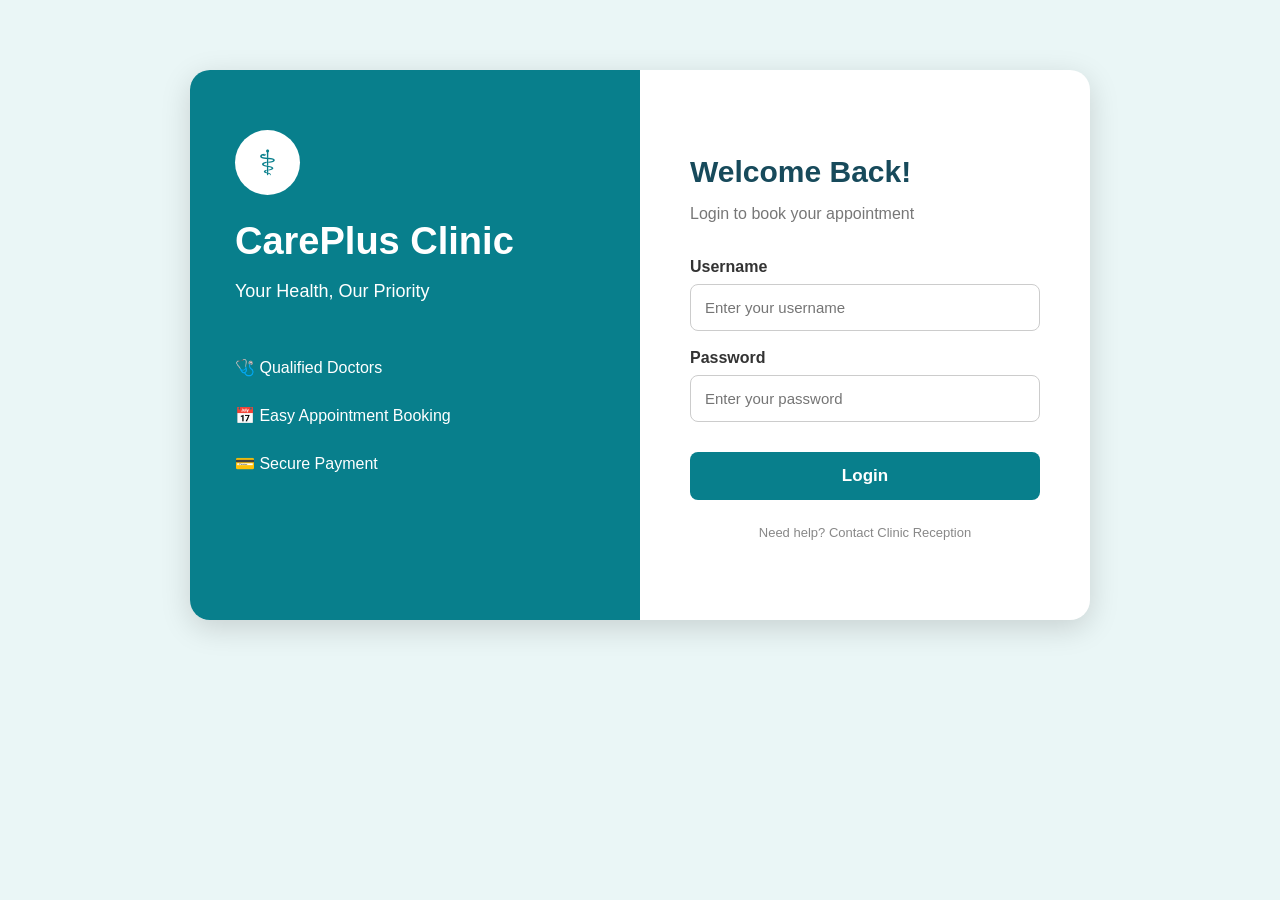
<file: index.html>
<!DOCTYPE html>
<html>
<head>
    <title>Clinic Appointment System</title>
    <link rel="stylesheet" href="style.css">
</head>

<body>

<div class="container">

    <div class="clinic-info">
        <div class="logo">⚕</div>

        <h1>CarePlus Clinic</h1>

        <p>Your Health, Our Priority</p>

        <div class="clinic-text">
            <p>🩺 Qualified Doctors</p>
            <p>📅 Easy Appointment Booking</p>
            <p>💳 Secure Payment</p>
        </div>
    </div>

    <div class="login-card">

        <h2>Welcome Back!</h2>
        <p class="subtitle">Login to book your appointment</p>

        <label>Username</label>
        <input type="text" placeholder="Enter your username">

        <label>Password</label>
        <input type="password" placeholder="Enter your password">

        <button onclick="login()">Login</button>

        <p class="bottom-text">
            Need help? Contact Clinic Reception
        </p>

    </div>

</div>

<script>
function login() {

    let username = document.querySelector("input[type='text']").value;
    let password = document.querySelector("input[type='password']").value;

    if (username === "" || password === "") {
        alert("Please enter username and password");
    } 
    else {
        window.location.href = "patient.html";
    }
}
</script>

</body>
</html>
</file>
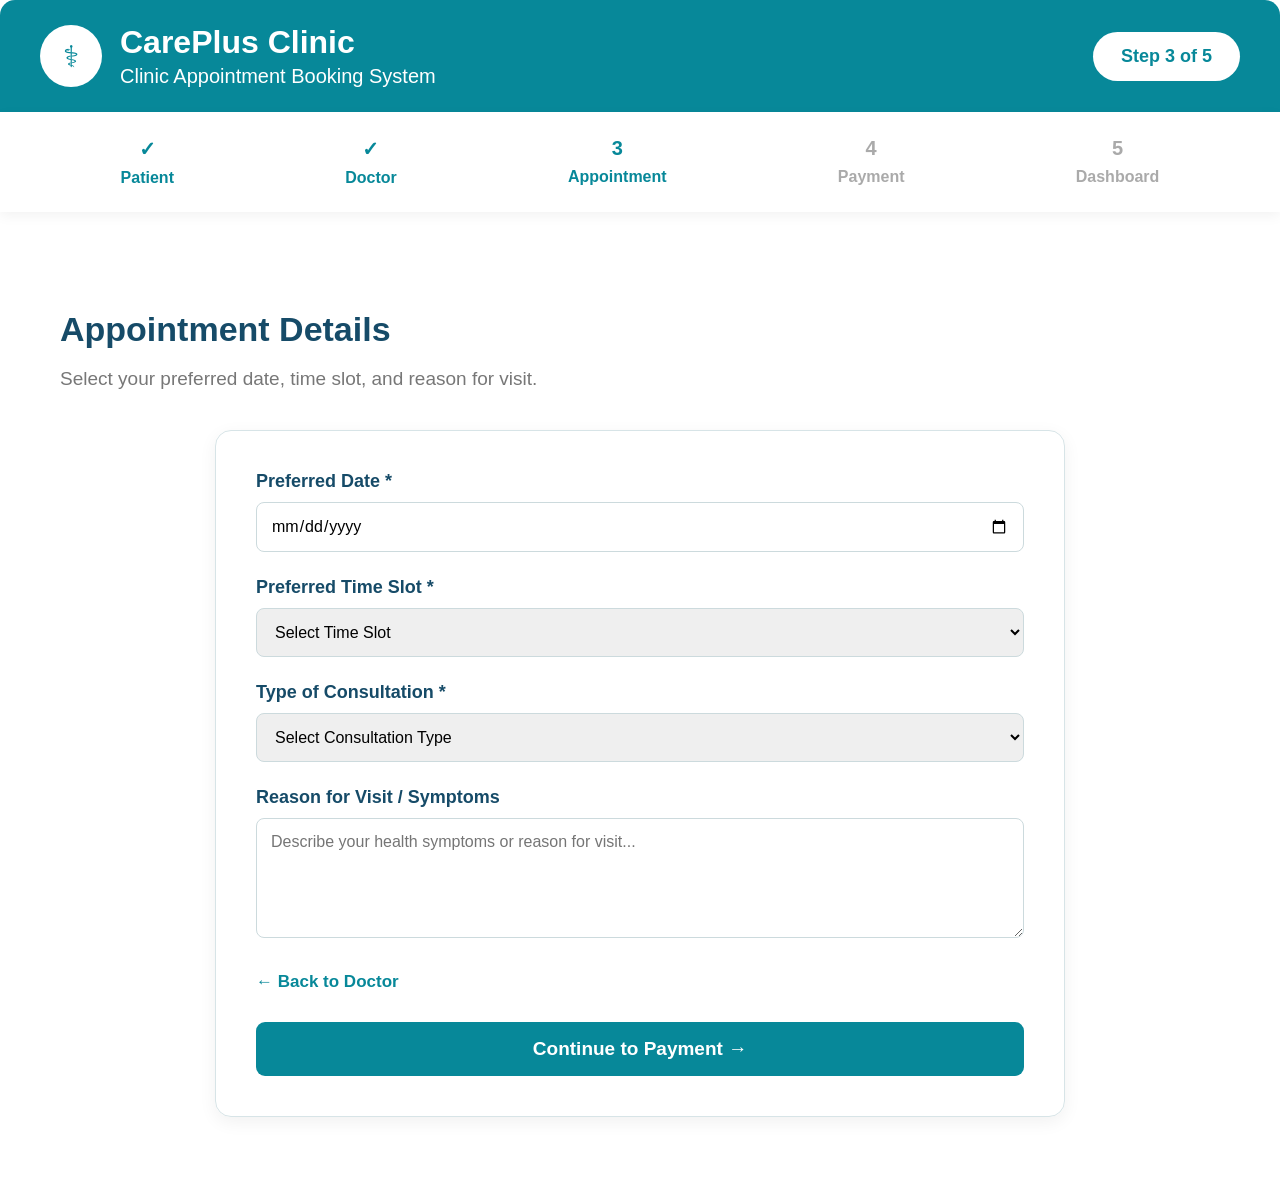
<file: appointment.html>
<!DOCTYPE html>
<html lang="en">
<head>
    <meta charset="UTF-8">
    <meta name="viewport" content="width=device-width, initial-scale=1.0">
    <title>Appointment Details - CarePlus Clinic</title>

    <link rel="stylesheet" href="dashboard.css">

    <style>
        body {
            margin: 0;
            font-family: Arial, sans-serif;
            background: #eef8f9;
            color: #164b68;
        }

        .container {
            max-width: 1400px;
            margin: 0 auto;
            background: white;
            min-height: 100vh;
        }

        /* HEADER */
        .header {
            background: #078899;
            color: white;
            padding: 24px 40px;
            display: flex;
            align-items: center;
            justify-content: space-between;
        }

        .logo-area {
            display: flex;
            align-items: center;
            gap: 18px;
        }

        .logo {
            width: 62px;
            height: 62px;
            border-radius: 50%;
            background: white;
            color: #078899;
            display: flex;
            align-items: center;
            justify-content: center;
            font-size: 30px;
        }

        .logo-text h1 {
            margin: 0;
            font-size: 32px;
        }

        .logo-text p {
            margin: 4px 0 0;
            font-size: 20px;
        }

        .step-badge {
            background: white;
            color: #078899;
            padding: 14px 28px;
            border-radius: 30px;
            font-size: 18px;
            font-weight: bold;
        }

        /* STEPS */
        .steps {
            display: flex;
            justify-content: space-around;
            padding: 25px 35px;
            background: #fff;
            box-shadow: 0 4px 12px rgba(0,0,0,0.05);
        }

        .step {
            text-align: center;
            color: #aaa;
            font-size: 16px;
            font-weight: bold;
        }

        .step-number {
            font-size: 20px;
            margin-bottom: 8px;
        }

        .step.active {
            color: #078899;
        }

        .step.completed {
            color: #078899;
        }

        /* CONTENT */
        .content {
            padding: 70px 60px;
        }

        .content h2 {
            font-size: 34px;
            margin-bottom: 10px;
            color: #164b68;
        }

        .subtitle {
            color: #777;
            font-size: 19px;
            margin-bottom: 40px;
        }

        .appointment-card {
            max-width: 850px;
            margin: auto;
            border: 1px solid #d7e4e7;
            border-radius: 16px;
            padding: 40px;
            box-shadow: 0 5px 18px rgba(0,0,0,0.06);
        }

        .form-group {
            margin-bottom: 25px;
        }

        label {
            display: block;
            font-size: 18px;
            font-weight: bold;
            margin-bottom: 10px;
            color: #164b68;
        }

        input,
        select,
        textarea {
            width: 100%;
            box-sizing: border-box;
            padding: 14px;
            border: 1px solid #ccdadd;
            border-radius: 8px;
            font-size: 16px;
            font-family: Arial, sans-serif;
        }

        textarea {
            min-height: 120px;
            resize: vertical;
        }

        input:focus,
        select:focus,
        textarea:focus {
            outline: none;
            border-color: #078899;
        }

        .back-link {
            display: inline-block;
            margin-top: 5px;
            color: #078899;
            font-size: 17px;
            text-decoration: none;
            font-weight: bold;
        }

        .back-link:hover {
            text-decoration: underline;
        }

        .continue-btn {
            width: 100%;
            margin-top: 30px;
            padding: 16px;
            border: none;
            border-radius: 9px;
            background: #078899;
            color: white;
            font-size: 19px;
            font-weight: bold;
            cursor: pointer;
        }

        .continue-btn:hover {
            background: #067684;
        }

        @media (max-width: 700px) {
            .header {
                padding: 20px;
            }

            .logo-text h1 {
                font-size: 24px;
            }

            .logo-text p {
                font-size: 15px;
            }

            .step-badge {
                padding: 10px 15px;
                font-size: 14px;
            }

            .content {
                padding: 40px 20px;
            }

            .appointment-card {
                padding: 25px;
            }

            .steps {
                padding: 20px 5px;
            }

            .step {
                font-size: 12px;
            }
        }
    </style>
</head>

<body>

<div class="container">

    <!-- HEADER -->
    <header class="header">

        <div class="logo-area">

            <div class="logo">
                ⚕
            </div>

            <div class="logo-text">
                <h1>CarePlus Clinic</h1>
                <p>Clinic Appointment Booking System</p>
            </div>

        </div>

        <div class="step-badge">
            Step 3 of 5
        </div>

    </header>


    <!-- PROGRESS STEPS -->
    <div class="steps">

        <div class="step completed">
            <div class="step-number">✓</div>
            <div>Patient</div>
        </div>

        <div class="step completed">
            <div class="step-number">✓</div>
            <div>Doctor</div>
        </div>

        <div class="step active">
            <div class="step-number">3</div>
            <div>Appointment</div>
        </div>

        <div class="step">
            <div class="step-number">4</div>
            <div>Payment</div>
        </div>

        <div class="step">
            <div class="step-number">5</div>
            <div>Dashboard</div>
        </div>

    </div>


    <!-- APPOINTMENT CONTENT -->
    <main class="content">

        <h2>Appointment Details</h2>

        <p class="subtitle">
            Select your preferred date, time slot, and reason for visit.
        </p>


        <div class="appointment-card">

            <form action="payment.html" method="GET">

                <div class="form-group">
                    <label for="date">
                        Preferred Date *
                    </label>

                    <input
                        type="date"
                        id="date"
                        name="date"
                        required
                    >
                </div>


                <div class="form-group">
                    <label for="time">
                        Preferred Time Slot *
                    </label>

                    <select id="time" name="time" required>
                        <option value="">Select Time Slot</option>
                        <option value="09:00 AM">09:00 AM</option>
                        <option value="10:00 AM">10:00 AM</option>
                        <option value="11:00 AM">11:00 AM</option>
                        <option value="12:00 PM">12:00 PM</option>
                        <option value="02:00 PM">02:00 PM</option>
                        <option value="03:00 PM">03:00 PM</option>
                        <option value="04:00 PM">04:00 PM</option>
                        <option value="05:00 PM">05:00 PM</option>
                    </select>
                </div>


                <div class="form-group">
                    <label for="consultation">
                        Type of Consultation *
                    </label>

                    <select
                        id="consultation"
                        name="consultation"
                        required
                    >
                        <option value="">Select Consultation Type</option>
                        <option value="In-Person">In-Person</option>
                        <option value="Online">Online</option>
                    </select>
                </div>


                <div class="form-group">
                    <label for="reason">
                        Reason for Visit / Symptoms
                    </label>

                    <textarea
                        id="reason"
                        name="reason"
                        placeholder="Describe your health symptoms or reason for visit..."
                    ></textarea>
                </div>


                <!-- BACK TO DOCTOR -->
                <a href="doctor.html" class="back-link">
                    ← Back to Doctor
                </a>


                <button type="submit" class="continue-btn">
                    Continue to Payment →
                </button>

            </form>

        </div>

    </main>

</div>

</body>
</html>
</file>
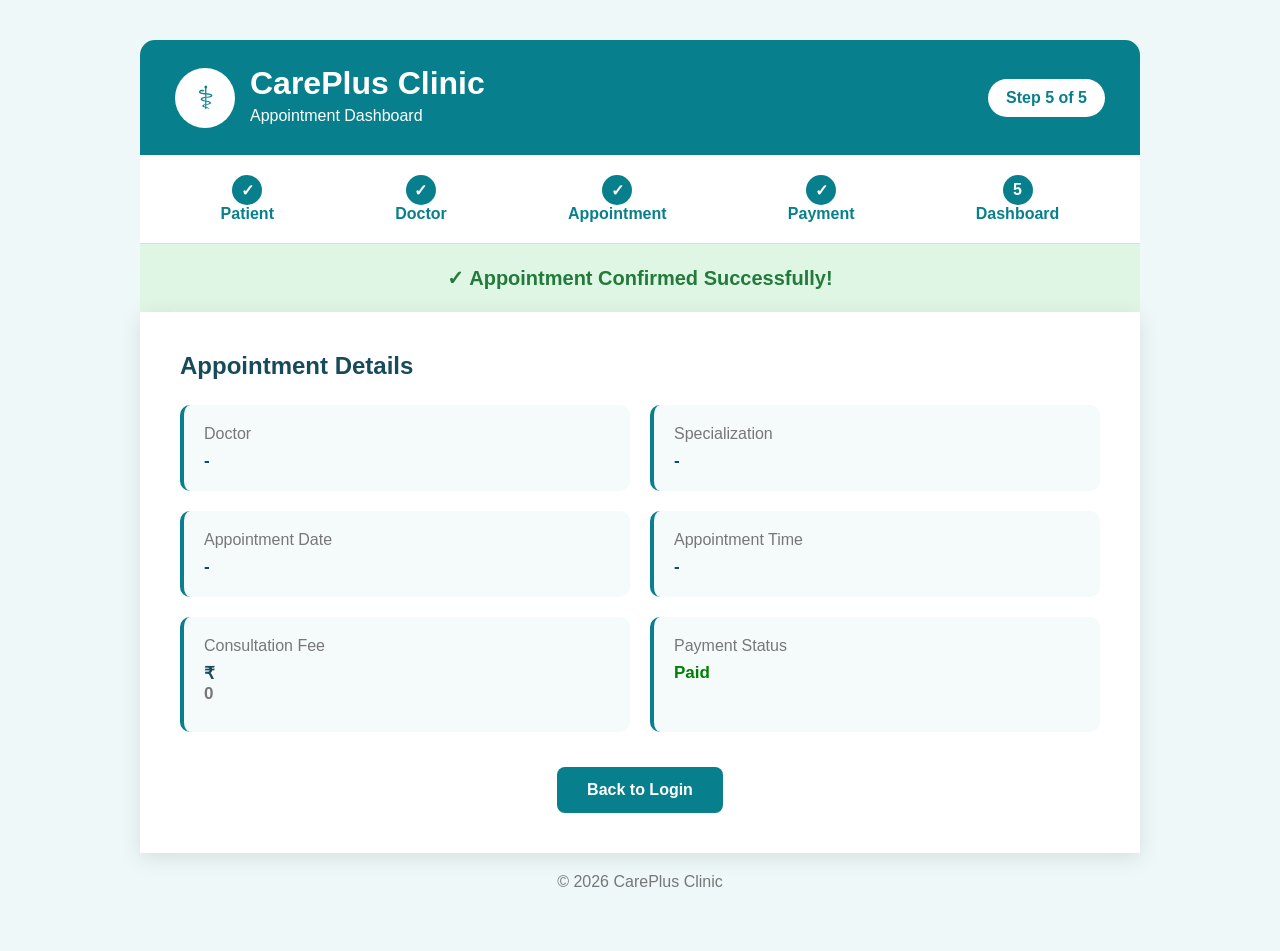
<file: dashboard.html>
<!DOCTYPE html>
<html lang="en">

<head>
    <meta charset="UTF-8">
    <meta name="viewport" content="width=device-width, initial-scale=1.0">

    <title>Dashboard - CarePlus Clinic</title>

    <style>

        * {
            box-sizing: border-box;
        }

        body {
            margin: 0;
            font-family: Arial, sans-serif;
            background: #eef8f8;
            color: #263238;
        }

        .page {
            width: 90%;
            max-width: 1000px;
            margin: 40px auto;
        }

        header {
            background: #087f8c;
            color: white;
            padding: 25px 35px;
            border-radius: 15px 15px 0 0;

            display: flex;
            justify-content: space-between;
            align-items: center;
        }

        .brand {
            display: flex;
            align-items: center;
            gap: 15px;
        }

        .logo {
            width: 60px;
            height: 60px;
            background: white;
            color: #087f8c;

            border-radius: 50%;

            display: flex;
            align-items: center;
            justify-content: center;

            font-size: 32px;
        }

        h1 {
            margin: 0;
        }

        .brand p {
            margin: 5px 0;
        }

        .step {
            background: white;
            color: #087f8c;

            padding: 10px 18px;

            border-radius: 20px;

            font-weight: bold;
        }

        /* PROGRESS */

        .progress {
            background: white;

            padding: 20px;

            display: flex;
            justify-content: space-around;

            border-bottom: 1px solid #ddd;
        }

        .progress-item {
            text-align: center;
            color: #aaa;
            font-weight: bold;
        }

        .progress-item span {
            display: block;

            width: 30px;
            height: 30px;

            margin: auto;

            border-radius: 50%;

            background: #ddd;

            padding-top: 6px;
        }

        .progress-item.completed,
        .progress-item.active {
            color: #087f8c;
        }

        .progress-item.completed span,
        .progress-item.active span {
            background: #087f8c;
            color: white;
        }

        /* SUCCESS */

        .success {
            background: #dff6e5;

            color: #237a3b;

            padding: 22px;

            text-align: center;

            font-size: 20px;

            font-weight: bold;
        }

        /* CARD */

        .card {
            background: white;

            padding: 40px;

            box-shadow: 0 5px 20px rgba(0,0,0,0.10);
        }

        .card h2 {
            color: #174a5b;

            margin-top: 0;
        }

        .details {
            display: grid;

            grid-template-columns: 1fr 1fr;

            gap: 20px;

            margin-top: 25px;
        }

        .detail-box {
            background: #f5fafb;

            padding: 20px;

            border-radius: 10px;

            border-left: 4px solid #087f8c;
        }

        .detail-box span {
            display: block;

            color: #777;

            margin-bottom: 8px;
        }

        .detail-box strong {
            color: #174a5b;

            font-size: 17px;
        }

        .paid {
            color: green !important;
        }

        /* BUTTON */

        .actions {
            text-align: center;

            margin-top: 35px;
        }

        button {
            padding: 14px 30px;

            background: #087f8c;

            color: white;

            border: none;

            border-radius: 8px;

            font-size: 16px;

            font-weight: bold;

            cursor: pointer;
        }

        button:hover {
            background: #05636d;
        }

        footer {
            text-align: center;

            padding: 20px;

            color: #777;
        }

        @media(max-width:700px) {

            .details {
                grid-template-columns: 1fr;
            }

            header {
                flex-direction: column;
                gap: 15px;
            }

        }

    </style>

</head>


<body>

<div class="page">


    <!-- HEADER -->

    <header>

        <div class="brand">

            <div class="logo">
                ⚕
            </div>

            <div>

                <h1>CarePlus Clinic</h1>

                <p>Appointment Dashboard</p>

            </div>

        </div>


        <div class="step">
            Step 5 of 5
        </div>

    </header>



    <!-- PROGRESS -->

    <div class="progress">

        <div class="progress-item completed">
            <span>✓</span>
            Patient
        </div>

        <div class="progress-item completed">
            <span>✓</span>
            Doctor
        </div>

        <div class="progress-item completed">
            <span>✓</span>
            Appointment
        </div>

        <div class="progress-item completed">
            <span>✓</span>
            Payment
        </div>

        <div class="progress-item active">
            <span>5</span>
            Dashboard
        </div>

    </div>



    <!-- SUCCESS MESSAGE -->

    <div class="success">

        ✓ Appointment Confirmed Successfully!

    </div>



    <!-- DASHBOARD -->

    <main class="card">

        <h2>
            Appointment Details
        </h2>


        <div class="details">


            <div class="detail-box">

                <span>Doctor</span>

                <strong id="doctor">
                    -
                </strong>

            </div>


            <div class="detail-box">

                <span>Specialization</span>

                <strong id="specialization">
                    -
                </strong>

            </div>


            <div class="detail-box">

                <span>Appointment Date</span>

                <strong id="date">
                    -
                </strong>

            </div>


            <div class="detail-box">

                <span>Appointment Time</span>

                <strong id="time">
                    -
                </strong>

            </div>


            <div class="detail-box">

                <span>Consultation Fee</span>

                <strong>
                    ₹<span id="fee">0</span>
                </strong>

            </div>


            <div class="detail-box">

                <span>Payment Status</span>

                <strong class="paid" id="status">
                    Paid
                </strong>

            </div>


        </div>


        <!-- BACK TO LOGIN -->

        <div class="actions">

            <button onclick="goToLogin()">
                Back to Login
            </button>

        </div>

    </main>



    <footer>

        © 2026 CarePlus Clinic

    </footer>


</div>



<script>

    // GET SAVED DETAILS

    document.getElementById("doctor").innerText =
        localStorage.getItem("doctorName") || "-";


    document.getElementById("specialization").innerText =
        localStorage.getItem("specialization") || "-";


    document.getElementById("date").innerText =
        localStorage.getItem("appointmentDate") || "-";


    document.getElementById("time").innerText =
        localStorage.getItem("appointmentTime") || "-";


    document.getElementById("fee").innerText =
        localStorage.getItem("fee") || "0";


    document.getElementById("status").innerText =
        localStorage.getItem("paymentStatus") || "Paid";



    // BACK TO LOGIN

    function goToLogin() {
    window.location.href = "./index.html";
}
    

</script>


</body>

</html>
</file>
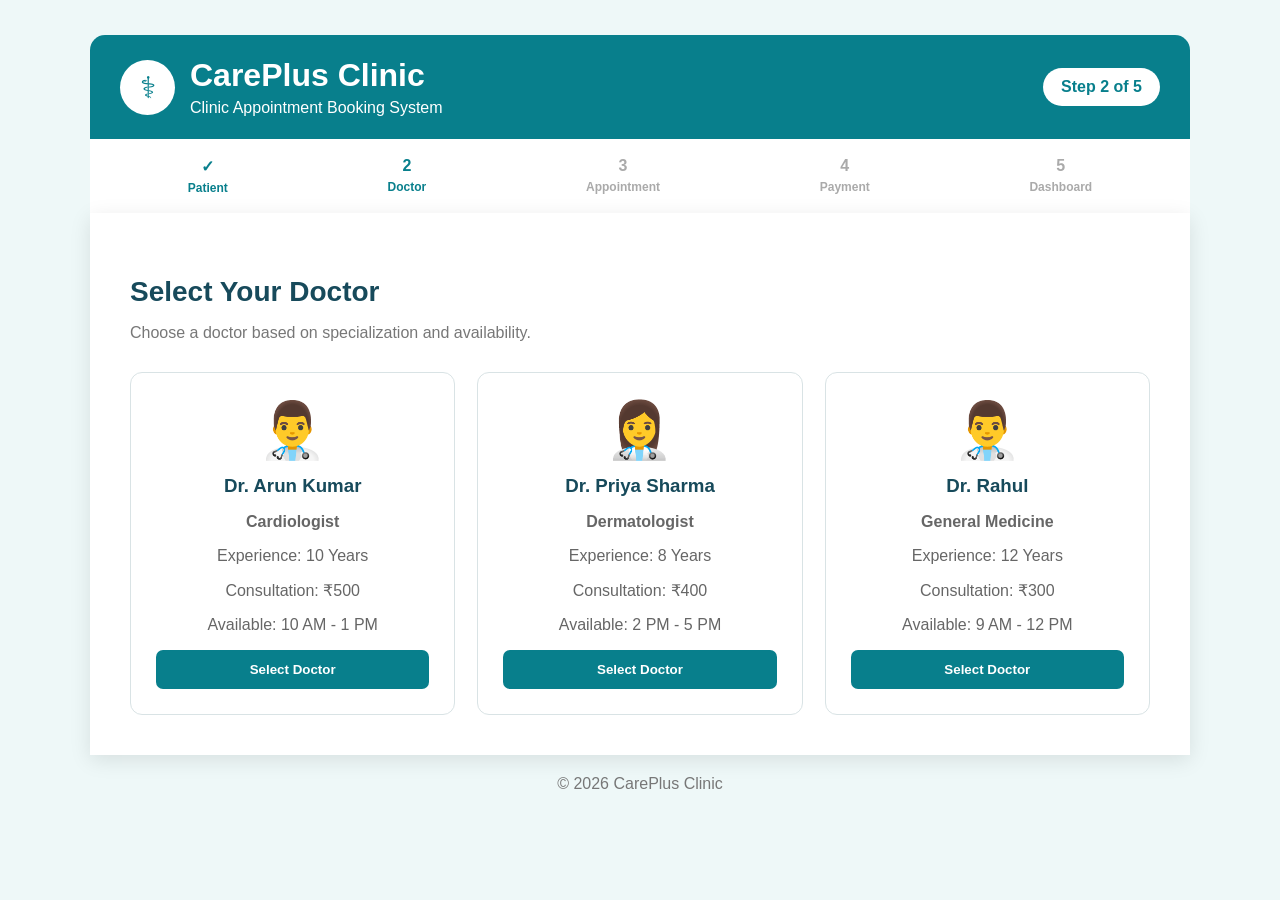
<file: doctor.html>
<!DOCTYPE html>
<html>
<head>
    <title>Doctor Selection - CarePlus Clinic</title>
    <link rel="stylesheet" href="doctor.css">
</head>

<body>

<div class="page">

    <header>
        <div class="brand">
            <div class="logo">⚕</div>
            <div>
                <h1>CarePlus Clinic</h1>
                <p>Clinic Appointment Booking System</p>
            </div>
        </div>

        <div class="step">Step 2 of 5</div>
    </header>

    <div class="progress">
        <div class="done">✓<span>Patient</span></div>
        <div class="active">2<span>Doctor</span></div>
        <div>3<span>Appointment</span></div>
        <div>4<span>Payment</span></div>
        <div>5<span>Dashboard</span></div>
    </div>

    <main class="card">

        <h2>Select Your Doctor</h2>
        <p class="description">
            Choose a doctor based on specialization and availability.
        </p>

        <div class="doctors">

            <div class="doctor-card">
                <div class="doctor-icon">👨‍⚕️</div>
                <h3>Dr. Arun Kumar</h3>
                <p class="specialization">Cardiologist</p>
                <p>Experience: 10 Years</p>
                <p>Consultation: ₹500</p>
                <p>Available: 10 AM - 1 PM</p>

                <button onclick="selectDoctor('Dr. Arun Kumar','Cardiologist',500)">
                    Select Doctor
                </button>
            </div>

            <div class="doctor-card">
                <div class="doctor-icon">👩‍⚕️</div>
                <h3>Dr. Priya Sharma</h3>
                <p class="specialization">Dermatologist</p>
                <p>Experience: 8 Years</p>
                <p>Consultation: ₹400</p>
                <p>Available: 2 PM - 5 PM</p>

                <button onclick="selectDoctor('Dr. Priya Sharma','Dermatologist',400)">
                    Select Doctor
                </button>
            </div>

            <div class="doctor-card">
                <div class="doctor-icon">👨‍⚕️</div>
                <h3>Dr. Rahul</h3>
                <p class="specialization">General Medicine</p>
                <p>Experience: 12 Years</p>
                <p>Consultation: ₹300</p>
                <p>Available: 9 AM - 12 PM</p>

                <button onclick="selectDoctor('Dr. Rahul','General Medicine',300)">
                    Select Doctor
                </button>
            </div>

        </div>

    </main>

    <footer>
        © 2026 CarePlus Clinic
    </footer>

</div>

<script>
function selectDoctor(name, specialization, fee) {
    localStorage.setItem("doctorName", name);
    localStorage.setItem("specialization", specialization);
    localStorage.setItem("fee", fee);
    alert("Doctor selected successfully!");
    window.location.href = "appointment.html";
}
</script>

</body>
</html>
</file>
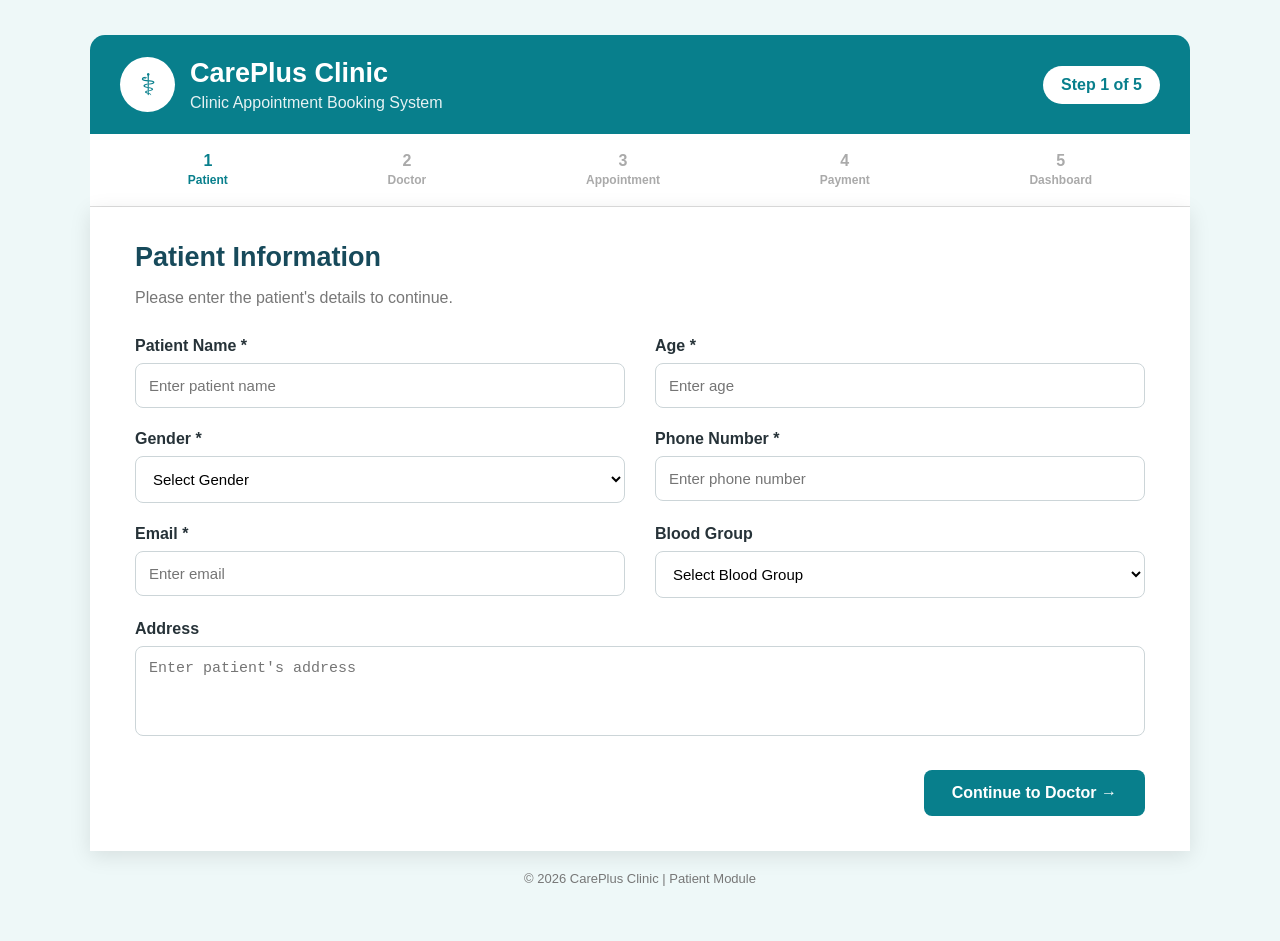
<file: patient.html>
<!DOCTYPE html>
<html>
<head>
    <title>Patient Details - CarePlus Clinic</title>
    <link rel="stylesheet" href="patient.css">
</head>

<body>

<div class="page">

    <!-- Header -->
    <header>
        <div class="brand">
            <div class="logo">⚕</div>
            <div>
                <h1>CarePlus Clinic</h1>
                <p>Clinic Appointment Booking System</p>
            </div>
        </div>

        <div class="step">
            Step 1 of 5
        </div>
    </header>

    <!-- Progress -->
    <div class="progress">
        <div class="active">1<br><span>Patient</span></div>
        <div>2<br><span>Doctor</span></div>
        <div>3<br><span>Appointment</span></div>
        <div>4<br><span>Payment</span></div>
        <div>5<br><span>Dashboard</span></div>
    </div>

    <!-- Form Card -->
    <main class="card">

        <h2>Patient Information</h2>

        <p class="description">
            Please enter the patient's details to continue.
        </p>

        <div class="form-grid">

            <div class="field">
                <label>Patient Name *</label>
                <input type="text" id="name" placeholder="Enter patient name">
            </div>

            <div class="field">
                <label>Age *</label>
                <input type="number" id="age" placeholder="Enter age">
            </div>

            <div class="field">
                <label>Gender *</label>
                <select id="gender">
                    <option value="">Select Gender</option>
                    <option>Female</option>
                    <option>Male</option>
                    <option>Other</option>
                </select>
            </div>

            <div class="field">
                <label>Phone Number *</label>
                <input type="tel" id="phone" placeholder="Enter phone number">
            </div>

            <div class="field">
                <label>Email *</label>
                <input type="email" id="email" placeholder="Enter email">
            </div>

            <div class="field">
                <label>Blood Group</label>
                <select id="blood">
                    <option value="">Select Blood Group</option>
                    <option>A+</option>
                    <option>A-</option>
                    <option>B+</option>
                    <option>B-</option>
                    <option>O+</option>
                    <option>O-</option>
                    <option>AB+</option>
                    <option>AB-</option>
                </select>
            </div>

        </div>

        <div class="field address">
            <label>Address</label>
            <textarea id="address" placeholder="Enter patient's address"></textarea>
        </div>

        <div class="actions">
            <button class="next-btn" onclick="savePatient()">
                Continue to Doctor →
            </button>
        </div>

    </main>

    <footer>
        © 2026 CarePlus Clinic | Patient Module
    </footer>

</div>

<script>
function savePatient() {
    const name = document.getElementById("name").value;
    const age = document.getElementById("age").value;
    const gender = document.getElementById("gender").value;
    const phone = document.getElementById("phone").value;
    const email = document.getElementById("email").value;
    const blood = document.getElementById("blood").value;
    const address = document.getElementById("address").value;
    if (!name || !age || !gender || !phone || !email) {
        alert("Please fill all required fields.");
        return;
    }
    localStorage.setItem("patientName", name);
    localStorage.setItem("patientAge", age);
    localStorage.setItem("patientGender", gender);
    localStorage.setItem("patientPhone", phone);
    localStorage.setItem("patientEmail", email);
    localStorage.setItem("patientBlood", blood);
    localStorage.setItem("patientAddress", address);
    alert("Patient details saved successfully!");
    window.location.href = "doctor.html";
}
</script>

</body>
</html>
</file>
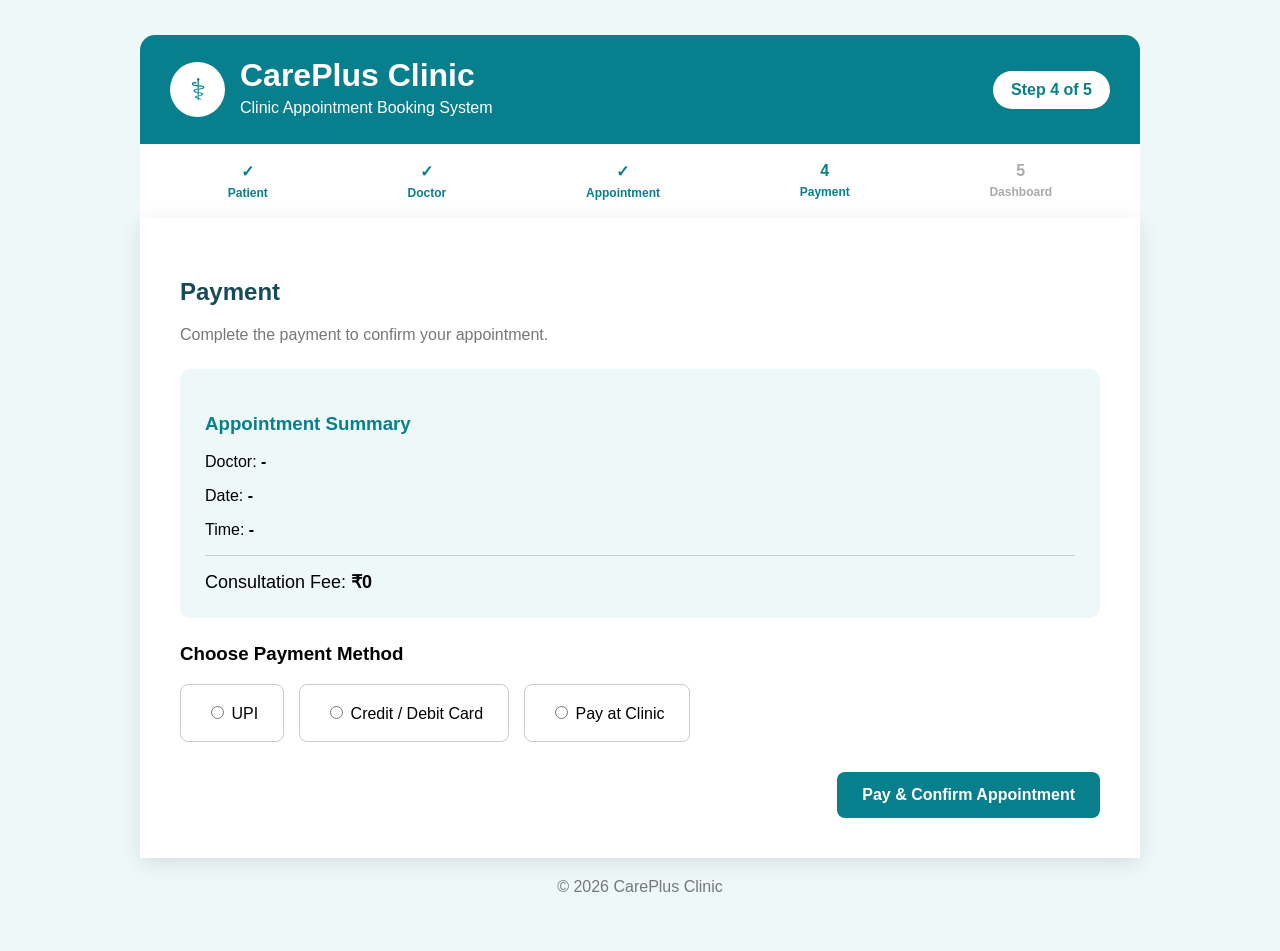
<file: payment.html>
<!DOCTYPE html>
<html>
<head>
    <title>Payment - CarePlus Clinic</title>
    <link rel="stylesheet" href="payment.css">
</head>

<body>

<div class="page">

<header>
    <div class="brand">
        <div class="logo">⚕</div>
        <div>
            <h1>CarePlus Clinic</h1>
            <p>Clinic Appointment Booking System</p>
        </div>
    </div>

    <div class="step">Step 4 of 5</div>
</header>

<div class="progress">
    <div class="done">✓<span>Patient</span></div>
    <div class="done">✓<span>Doctor</span></div>
    <div class="done">✓<span>Appointment</span></div>
    <div class="active">4<span>Payment</span></div>
    <div>5<span>Dashboard</span></div>
</div>

<main class="card">

    <h2>Payment</h2>

    <p class="description">
        Complete the payment to confirm your appointment.
    </p>

    <div class="summary">

        <h3>Appointment Summary</h3>

        <p>
            Doctor:
            <strong id="doctor"></strong>
        </p>

        <p>
            Date:
            <strong id="date"></strong>
        </p>

        <p>
            Time:
            <strong id="time"></strong>
        </p>

        <div class="amount">
            Consultation Fee:
            <strong>₹<span id="fee"></span></strong>
        </div>

    </div>

    <h3>Choose Payment Method</h3>

    <div class="payment-methods">

        <label>
            <input type="radio" name="payment" value="UPI">
            UPI
        </label>

        <label>
            <input type="radio" name="payment" value="Card">
            Credit / Debit Card
        </label>

        <label>
            <input type="radio" name="payment" value="Cash">
            Pay at Clinic
        </label>

    </div>

    <div class="actions">
        <button onclick="makePayment()">
            Pay & Confirm Appointment
        </button>
    </div>

</main>

<footer>
    © 2026 CarePlus Clinic
</footer>

</div>

<script>
document.getElementById("doctor").innerText = localStorage.getItem("doctorName") || "-";
document.getElementById("date").innerText = localStorage.getItem("appointmentDate") || "-";
document.getElementById("time").innerText = localStorage.getItem("appointmentTime") || "-";
document.getElementById("fee").innerText = localStorage.getItem("fee") || "0";

function makePayment() {
    const payment = document.querySelector('input[name="payment"]:checked');
    if (!payment) {
        alert("Please select a payment method.");
        return;
    }
    localStorage.setItem("paymentMethod", payment.value);
    localStorage.setItem("paymentStatus", "Paid");
    alert("Payment successful! Appointment confirmed.");
    window.location.href = "dashboard.html";
}
</script>

</body>
</html>
</file>
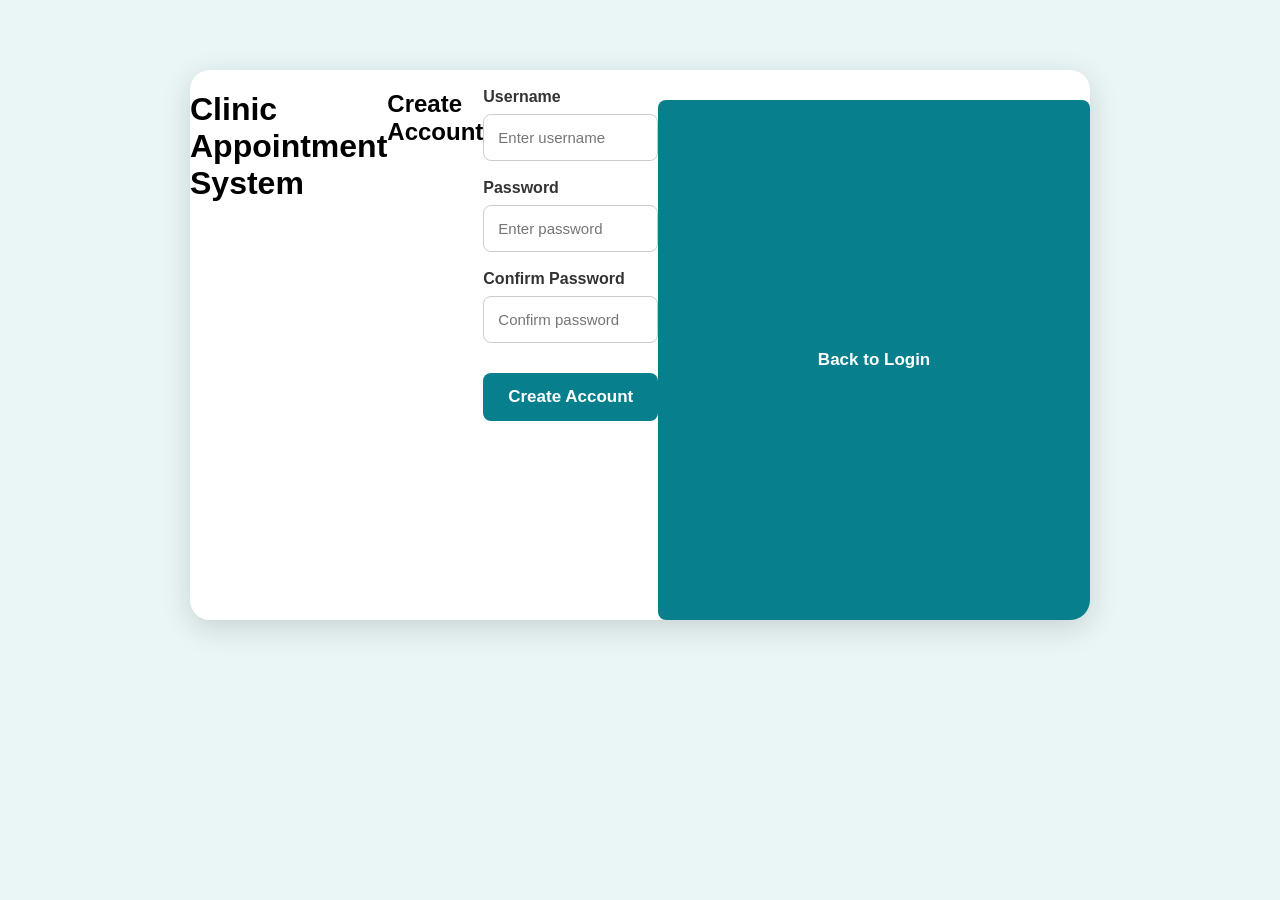
<file: register.html>
<!DOCTYPE html>
<html>

<head>
    <title>Create Account</title>
    <link rel="stylesheet" href="style.css">
</head>

<body>

    <div class="container">

        <h1>Clinic Appointment System</h1>

        <h2>Create Account</h2>

        <form>

            <label>Username</label>
            <input type="text" placeholder="Enter username">

            <label>Password</label>
            <input type="password" placeholder="Enter password">

            <label>Confirm Password</label>
            <input type="password" placeholder="Confirm password">

            <button type="button" onclick="location.href='login.html'">
                Create Account
            </button>

        </form>

        <br>

        <button type="button" onclick="location.href='login.html'">
            Back to Login
        </button>

    </div>

</body>

</html>
</file>
<file: style.css>
* {
    box-sizing: border-box;
}

body {
    margin: 0;
    font-family: Arial, sans-serif;
    background: #eaf6f6;
}

.container {
    width: 900px;
    min-height: 550px;
    margin: 70px auto;
    display: flex;
    background: white;
    border-radius: 20px;
    overflow: hidden;
    box-shadow: 0 8px 30px rgba(0,0,0,0.15);
}

/* Left side */

.clinic-info {
    width: 50%;
    background: #087f8c;
    color: white;
    padding: 60px 45px;
}

.logo {
    width: 65px;
    height: 65px;
    background: white;
    color: #087f8c;
    border-radius: 50%;
    display: flex;
    align-items: center;
    justify-content: center;
    font-size: 35px;
    margin-bottom: 25px;
}

.clinic-info h1 {
    font-size: 38px;
    margin-bottom: 10px;
}

.clinic-info > p {
    font-size: 18px;
}

.clinic-text {
    margin-top: 50px;
    line-height: 2;
    font-size: 16px;
}

/* Login side */

.login-card {
    width: 50%;
    padding: 60px 50px;
}

.login-card h2 {
    font-size: 30px;
    color: #174a5b;
    margin-bottom: 8px;
}

.subtitle {
    color: #777;
    margin-bottom: 35px;
}

label {
    display: block;
    margin-top: 18px;
    margin-bottom: 8px;
    color: #333;
    font-weight: bold;
}

input {
    width: 100%;
    padding: 14px;
    border: 1px solid #ccc;
    border-radius: 8px;
    font-size: 15px;
}

input:focus {
    outline: none;
    border-color: #087f8c;
}

button {
    width: 100%;
    padding: 14px;
    margin-top: 30px;
    border: none;
    border-radius: 8px;
    background: #087f8c;
    color: white;
    font-size: 17px;
    font-weight: bold;
    cursor: pointer;
}

button:hover {
    background: #05636d;
}

.bottom-text {
    text-align: center;
    margin-top: 25px;
    color: #888;
    font-size: 13px;
}
</file>
<file: dashboard.css>
* {
    box-sizing: border-box;
}

body {
    margin: 0;
    font-family: Arial, sans-serif;
    background: #eef8f8;
}

.page {
    width: 90%;
    max-width: 1000px;
    margin: 50px auto;
}

header {
    background: #087f8c;
    color: white;
    padding: 25px 35px;
    border-radius: 15px 15px 0 0;
}

.brand {
    display: flex;
    align-items: center;
    gap: 15px;
}

.logo {
    width: 60px;
    height: 60px;
    border-radius: 50%;
    background: white;
    color: #087f8c;
    display: flex;
    align-items: center;
    justify-content: center;
    font-size: 32px;
}

.brand h1 {
    margin: 0;
}

.brand p {
    margin: 5px 0;
}

.success {
    background: #dff6e5;
    color: #237a3b;
    padding: 20px;
    text-align: center;
    font-size: 18px;
    font-weight: bold;
}

.card {
    background: white;
    padding: 40px;
    box-shadow: 0 5px 20px rgba(0,0,0,.1);
}

.card h2 {
    color: #174a5b;
    margin-bottom: 30px;
}

.details {
    display: grid;
    grid-template-columns: 1fr 1fr;
    gap: 20px;
}

.details div {
    background: #f5fafb;
    padding: 20px;
    border-radius: 8px;
}

.details span {
    display: block;
    color: #777;
    margin-bottom: 8px;
}

.details strong {
    color: #174a5b;
    font-size: 17px;
}

.paid {
    color: #218838 !important;
}

.actions {
    text-align: center;
    margin-top: 35px;
}

button {
    padding: 14px 30px;
    border: none;
    border-radius: 8px;
    background: #087f8c;
    color: white;
    font-weight: bold;
    font-size: 16px;
    cursor: pointer;
}

footer {
    text-align: center;
    padding: 20px;
    color: #777;
}
</file>
<file: doctor.css>
* {
    box-sizing: border-box;
}

body {
    margin: 0;
    font-family: Arial, sans-serif;
    background: #eef8f8;
    color: #263238;
}

.page {
    width: 90%;
    max-width: 1100px;
    margin: 35px auto;
}

header {
    background: #087f8c;
    color: white;
    padding: 22px 30px;
    border-radius: 15px 15px 0 0;
    display: flex;
    justify-content: space-between;
    align-items: center;
}

.brand {
    display: flex;
    align-items: center;
    gap: 15px;
}

.logo {
    width: 55px;
    height: 55px;
    border-radius: 50%;
    background: white;
    color: #087f8c;
    display: flex;
    align-items: center;
    justify-content: center;
    font-size: 30px;
}

.brand h1 {
    margin: 0;
}

.brand p {
    margin: 5px 0 0;
}

.step {
    background: white;
    color: #087f8c;
    padding: 10px 18px;
    border-radius: 20px;
    font-weight: bold;
}

.progress {
    background: white;
    display: flex;
    justify-content: space-around;
    padding: 18px;
}

.progress div {
    text-align: center;
    color: #aaa;
    font-weight: bold;
}

.progress span {
    display: block;
    font-size: 12px;
    margin-top: 5px;
}

.progress .active,
.progress .done {
    color: #087f8c;
}

.card {
    background: white;
    padding: 40px;
    box-shadow: 0 5px 20px rgba(0,0,0,.1);
}

.card h2 {
    color: #174a5b;
    font-size: 28px;
    margin-bottom: 5px;
}

.description {
    color: #777;
    margin-bottom: 30px;
}

.doctors {
    display: grid;
    grid-template-columns: repeat(3, 1fr);
    gap: 22px;
}

.doctor-card {
    border: 1px solid #d9e3e5;
    border-radius: 12px;
    padding: 25px;
    text-align: center;
    transition: .2s;
}

.doctor-card:hover {
    transform: translateY(-5px);
    box-shadow: 0 8px 20px rgba(0,0,0,.12);
}

.doctor-icon {
    font-size: 55px;
}

.doctor-card h3 {
    color: #174a5b;
    margin: 12px 0 5px;
}

.specialization {
    color: #087f8c;
    font-weight: bold;
}

.doctor-card p {
    color: #666;
}

.doctor-card button {
    width: 100%;
    padding: 12px;
    border: none;
    border-radius: 7px;
    background: #087f8c;
    color: white;
    font-weight: bold;
    cursor: pointer;
}

.doctor-card button:hover {
    background: #05636d;
}

footer {
    text-align: center;
    padding: 20px;
    color: #777;
}

@media(max-width:800px) {
    .doctors {
        grid-template-columns: 1fr;
    }

    header {
        flex-direction: column;
        gap: 15px;
    }
}
</file>
<file: patient.css>
* {
    box-sizing: border-box;
}

body {
    margin: 0;
    font-family: Arial, sans-serif;
    background: #eef8f8;
    color: #263238;
}

.page {
    width: 90%;
    max-width: 1100px;
    margin: 35px auto;
}

/* HEADER */

header {
    background: #087f8c;
    color: white;
    padding: 22px 30px;
    border-radius: 15px 15px 0 0;
    display: flex;
    justify-content: space-between;
    align-items: center;
}

.brand {
    display: flex;
    align-items: center;
    gap: 15px;
}

.logo {
    width: 55px;
    height: 55px;
    border-radius: 50%;
    background: white;
    color: #087f8c;
    display: flex;
    align-items: center;
    justify-content: center;
    font-size: 30px;
}

.brand h1 {
    margin: 0;
    font-size: 27px;
}

.brand p {
    margin: 5px 0 0;
    opacity: 0.9;
}

.step {
    background: white;
    color: #087f8c;
    padding: 10px 18px;
    border-radius: 20px;
    font-weight: bold;
}

/* PROGRESS */

.progress {
    background: white;
    display: flex;
    justify-content: space-around;
    padding: 18px;
    border-bottom: 1px solid #ddd;
}

.progress div {
    text-align: center;
    color: #aaa;
    font-weight: bold;
}

.progress .active {
    color: #087f8c;
}

.progress span {
    font-size: 12px;
}

/* CARD */

.card {
    background: white;
    padding: 35px 45px;
    box-shadow: 0 5px 20px rgba(0,0,0,0.10);
}

.card h2 {
    margin: 0;
    color: #174a5b;
    font-size: 27px;
}

.description {
    color: #777;
    margin-bottom: 30px;
}

/* FORM */

.form-grid {
    display: grid;
    grid-template-columns: 1fr 1fr;
    gap: 22px 30px;
}

.field label {
    display: block;
    font-weight: bold;
    margin-bottom: 8px;
}

input,
select,
textarea {
    width: 100%;
    padding: 13px;
    border: 1px solid #ccd5d8;
    border-radius: 8px;
    font-size: 15px;
    background: white;
}

input:focus,
select:focus,
textarea:focus {
    outline: none;
    border-color: #087f8c;
}

.address {
    margin-top: 22px;
}

textarea {
    height: 90px;
    resize: none;
}

/* BUTTON */

.actions {
    text-align: right;
    margin-top: 30px;
}

.next-btn {
    background: #087f8c;
    color: white;
    border: none;
    padding: 14px 28px;
    border-radius: 8px;
    font-size: 16px;
    font-weight: bold;
    cursor: pointer;
}

.next-btn:hover {
    background: #05636d;
}

/* FOOTER */

footer {
    text-align: center;
    padding: 20px;
    color: #777;
    font-size: 13px;
}

/* MOBILE */

@media (max-width: 700px) {

    .form-grid {
        grid-template-columns: 1fr;
    }

    header {
        flex-direction: column;
        gap: 15px;
        text-align: center;
    }

    .brand {
        flex-direction: column;
    }

    .page {
        width: 95%;
    }
}
</file>
<file: payment.css>
* {
    box-sizing: border-box;
}

body {
    margin: 0;
    font-family: Arial, sans-serif;
    background: #eef8f8;
}

.page {
    width: 90%;
    max-width: 1000px;
    margin: 35px auto;
}

header {
    background: #087f8c;
    color: white;
    padding: 22px 30px;
    border-radius: 15px 15px 0 0;
    display: flex;
    justify-content: space-between;
    align-items: center;
}

.brand {
    display: flex;
    align-items: center;
    gap: 15px;
}

.logo {
    width: 55px;
    height: 55px;
    background: white;
    color: #087f8c;
    border-radius: 50%;
    display: flex;
    justify-content: center;
    align-items: center;
    font-size: 30px;
}

.brand h1 {
    margin: 0;
}

.brand p {
    margin: 5px 0;
}

.step {
    background: white;
    color: #087f8c;
    padding: 10px 18px;
    border-radius: 20px;
    font-weight: bold;
}

.progress {
    background: white;
    padding: 18px;
    display: flex;
    justify-content: space-around;
}

.progress div {
    text-align: center;
    color: #aaa;
    font-weight: bold;
}

.progress span {
    display: block;
    font-size: 12px;
    margin-top: 5px;
}

.progress .active,
.progress .done {
    color: #087f8c;
}

.card {
    background: white;
    padding: 40px;
    box-shadow: 0 5px 20px rgba(0,0,0,.1);
}

.card h2 {
    color: #174a5b;
}

.description {
    color: #777;
}

.summary {
    background: #eef8f8;
    padding: 25px;
    border-radius: 10px;
    margin: 25px 0;
}

.summary h3 {
    color: #087f8c;
}

.amount {
    border-top: 1px solid #ccc;
    margin-top: 15px;
    padding-top: 15px;
    font-size: 18px;
}

.payment-methods {
    display: flex;
    gap: 15px;
    flex-wrap: wrap;
}

.payment-methods label {
    border: 1px solid #ccc;
    padding: 18px 25px;
    border-radius: 8px;
    cursor: pointer;
}

.payment-methods label:hover {
    border-color: #087f8c;
}

.actions {
    margin-top: 30px;
    text-align: right;
}

button {
    padding: 14px 25px;
    background: #087f8c;
    color: white;
    border: none;
    border-radius: 8px;
    font-size: 16px;
    font-weight: bold;
    cursor: pointer;
}

footer {
    text-align: center;
    padding: 20px;
    color: #777;
}
</file>
